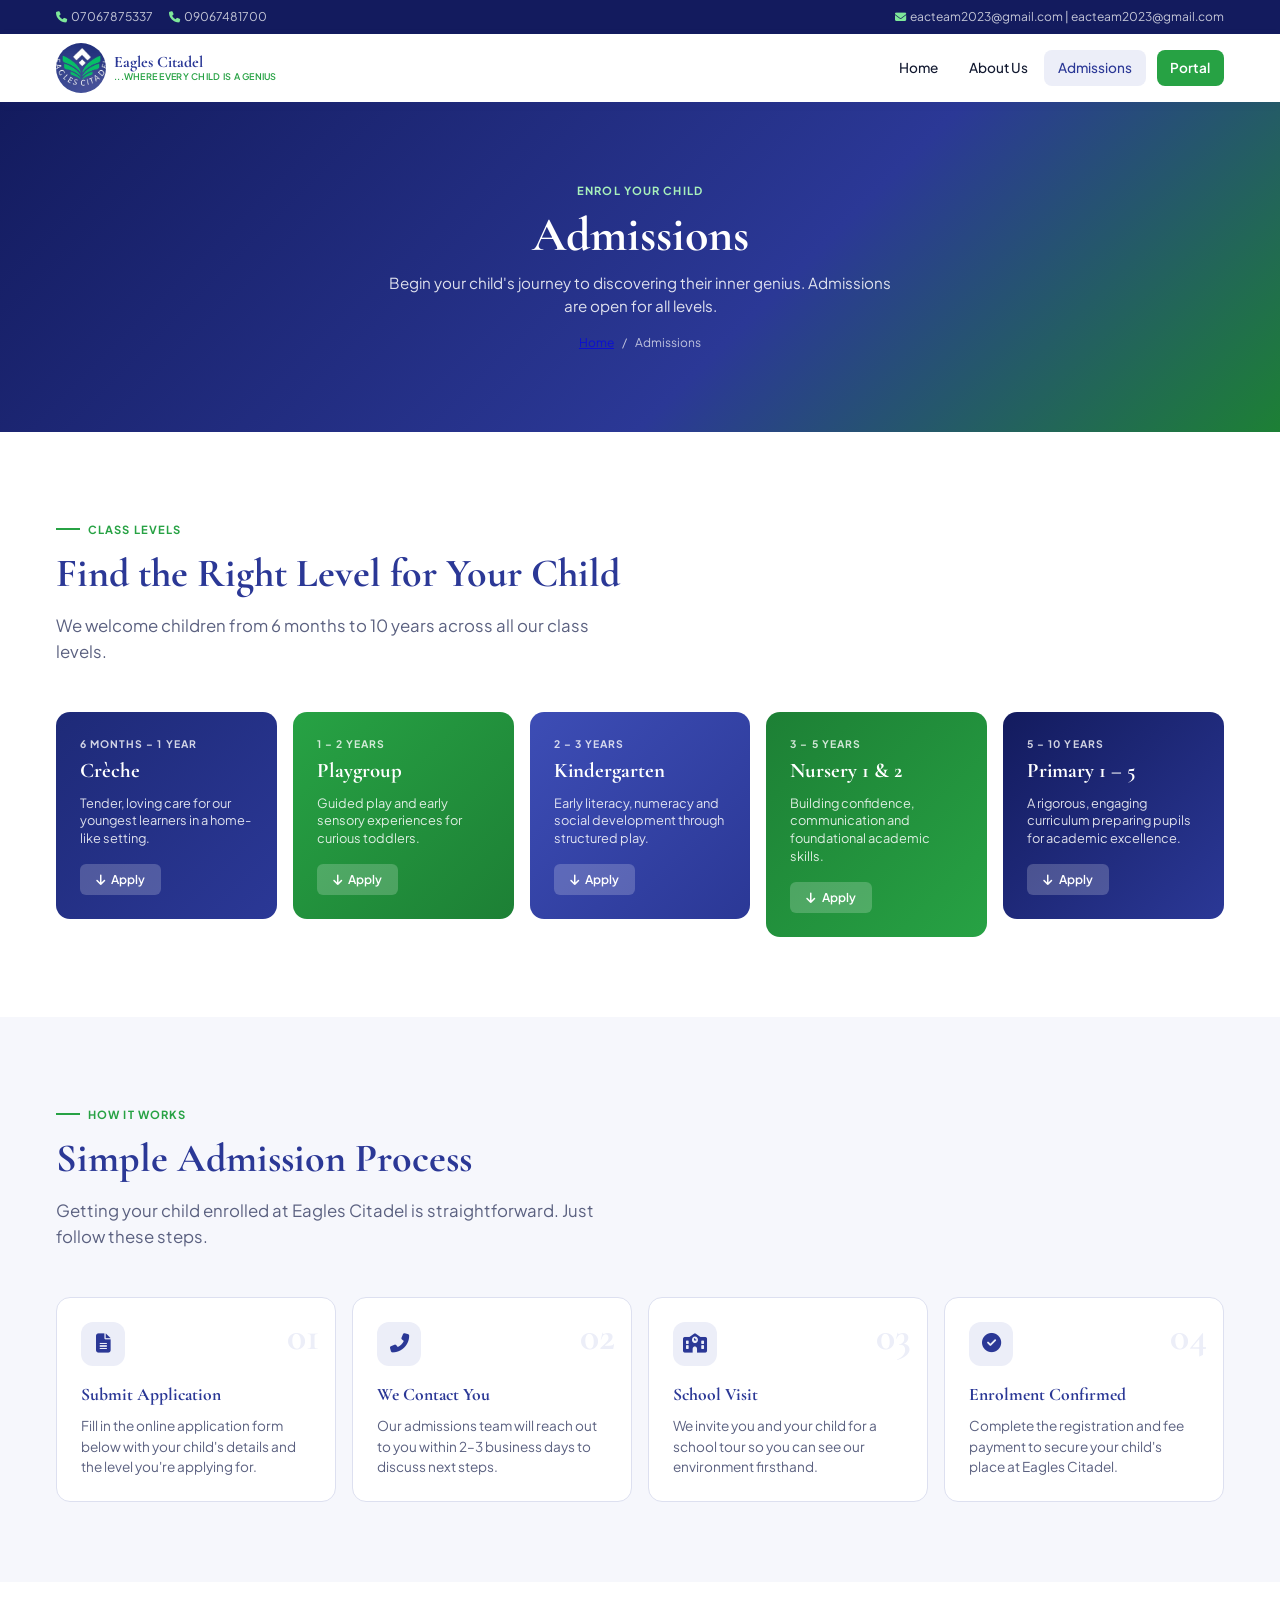
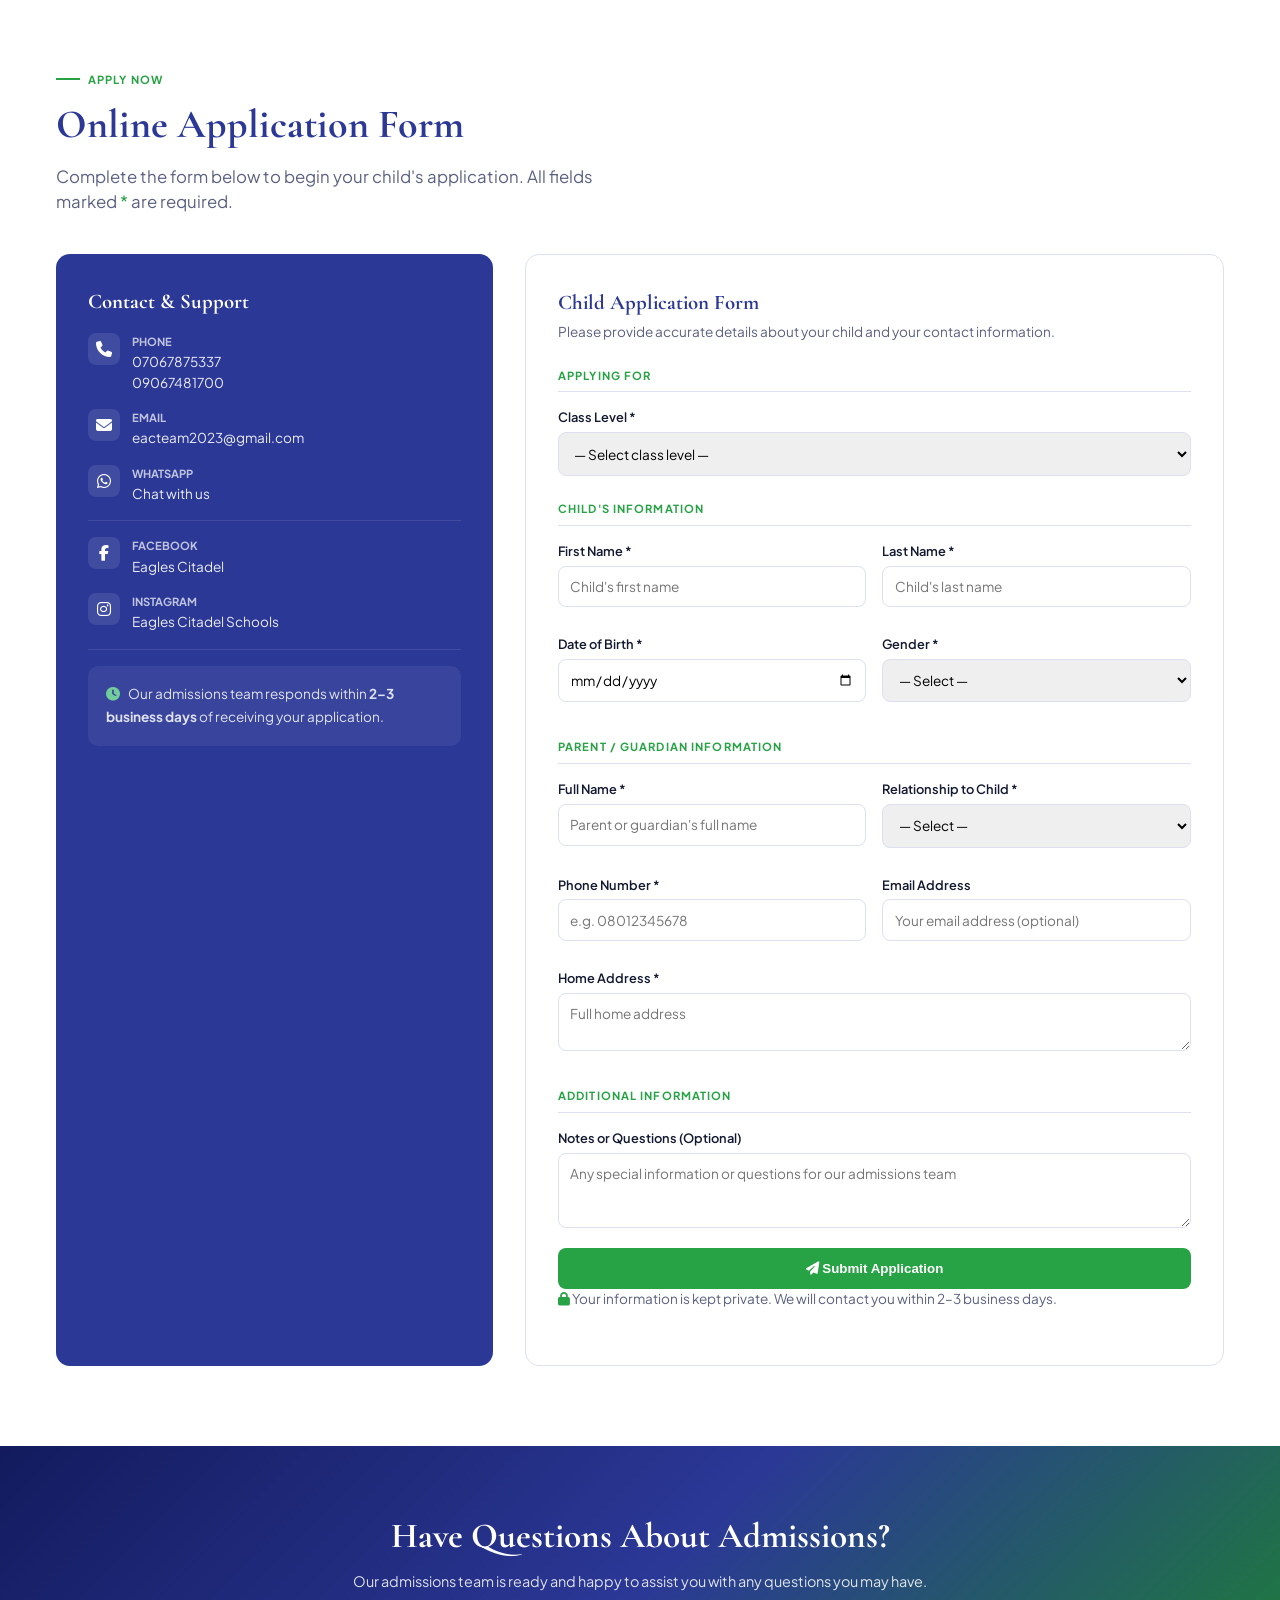
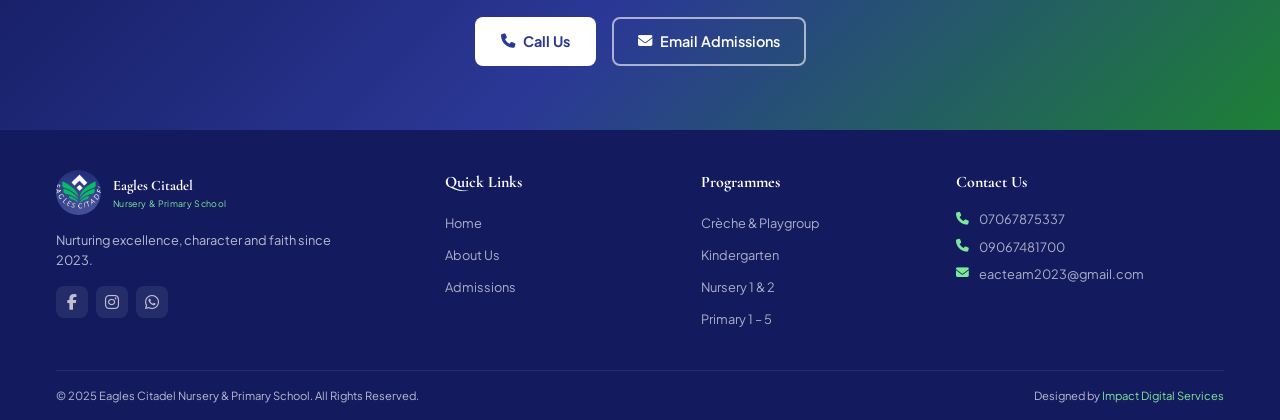
<file: admissions.html>
<!DOCTYPE html>
<html lang="en">

<head>
    <meta charset="UTF-8">
    <meta name="viewport" content="width=device-width, initial-scale=1.0, viewport-fit=cover">

    <title>Admissions | Eagles Citadel Nursery & Primary School - Enroll Your Child Today</title>
    <meta name="description"
        content="Apply for admission to Eagles Citadel Nursery and Primary School. Open for Crèche, Playgroup, Kindergarten, Nursery and Primary levels. Secure your child's future today!">
    <meta name="keywords"
        content="school admissions Nigeria, enroll child in school, nursery school registration, primary school application, Eagles Citadel admission, affordable school fees">
    <meta name="author" content="Eagles Citadel Nursery & Primary School">
    <meta name="robots" content="index, follow">

    <!-- Favicon -->
    <link rel="icon" type="image/x-icon" href="favicon/favicon.ico">
    <link rel="icon" type="image/png" sizes="16x16" href="favicon/favicon-16x16.png">
    <link rel="icon" type="image/png" sizes="32x32" href="favicon/favicon-32x32.png">
    <link rel="apple-touch-icon" sizes="180x180" href="favicon/apple-touch-icon.png">
    <link rel="manifest" href="site.webmanifest">
    <meta name="theme-color" content="#2B3896">

    <!-- Open Graph -->
    <meta property="og:type" content="website">
    <meta property="og:url" content="https://eaglescitadel.acad.com.ng/admissions.html">
    <meta property="og:title" content="Admissions - Enroll Your Child at Eagles Citadel">
    <meta property="og:description"
        content="Simple admission process from Crèche to Primary 5. Fill out our online application form and secure your child's place today.">
    <meta property="og:image" content="https://eaglescitadel.acad.com.ng/images/admissions-og.jpg">

    <!-- Twitter Card -->
    <meta name="twitter:card" content="summary_large_image">
    <meta name="twitter:title" content="Admissions at Eagles Citadel">
    <meta name="twitter:description"
        content="Apply online for Crèche, Playgroup, Kindergarten, Nursery, and Primary levels.">

    <!-- Canonical -->
    <link rel="canonical" href="https://eaglescitadel.acad.com.ng/admissions.html">

    <!-- Admissions Schema -->
    <script type="application/ld+json">
    {
        "@context": "https://schema.org",
        "@type": "WebPage",
        "name": "Admissions - Eagles Citadel",
        "description": "Apply for admission to Eagles Citadel Nursery and Primary School",
        "mainEntity": {
            "@type": "EducationalOccupationalProgram",
            "name": "School Admissions Program",
            "description": "Admissions open for Crèche through Primary 5 levels",
            "applicationDeadline": "2026-12-31",
            "hasCourse": [
                {"@type": "Course", "name": "Crèche (6 months - 1 year)"},
                {"@type": "Course", "name": "Playgroup (1-2 years)"},
                {"@type": "Course", "name": "Kindergarten (2-3 years)"},
                {"@type": "Course", "name": "Nursery 1 & 2 (3-5 years)"},
                {"@type": "Course", "name": "Primary 1-5 (5-10 years)"}
            ]
        }
    }
    </script>

    <!-- Fonts & Styles -->
    <link
        href="https://fonts.googleapis.com/css2?family=Cormorant+Garamond:wght@400;600;700;800&family=Plus+Jakarta+Sans:wght@300;400;500;600;700&display=swap"
        rel="stylesheet">
    <link rel="stylesheet" href="https://cdnjs.cloudflare.com/ajax/libs/font-awesome/6.4.0/css/all.min.css">
    <link rel="stylesheet" href="style.css">
</head>

<body>

    <div class="topbar">
        <div class="topbar-inner">
            <div class="topbar-left">
                <span><i class="fas fa-phone"></i><a href="tel:07067875337">07067875337</a></span>
                <span><i class="fas fa-phone"></i><a href="tel:09067481700">09067481700</a></span>
            </div>
            <div class="topbar-right">
                <span><i class="fas fa-envelope"></i><a href="mailto:eacteam2023@gmail.com">eacteam2023@gmail.com</a> |
                    <a href="mailto:eacteam2023@gmail.com">eacteam2023@gmail.com</a></span>
            </div>
        </div>
    </div>

    <header class="header" id="header">
        <div class="nav-wrapper">
            <a href="index.html" class="logo">
                <img src="logo.png" alt="Eagles Citadel Logo">
                <div class="logo-text">
                    <span class="logo-name">Eagles Citadel</span>
                    <span class="logo-motto">...where every child is a genius</span>
                </div>
            </a>
            <button class="hamburger" id="hamburger" aria-label="Menu">
                <span></span><span></span><span></span>
            </button>
            <nav class="nav" id="nav">
                <a href="index.html" class="nav-link">Home</a>
                <a href="about.html" class="nav-link">About Us</a>
                <a href="admissions.html" class="nav-link active">Admissions</a>
                <a href="https://acad.com.ng/eagles/login.php" class="nav-link nav-apply">Portal</a>
            </nav>
        </div>
    </header>

    <!-- PAGE BANNER -->
    <section class="page-banner">
        <div class="container page-banner-content">
            <div class="page-banner-label">Enrol Your Child</div>
            <h1>Admissions</h1>
            <p>Begin your child's journey to discovering their inner genius. Admissions are open for all levels.</p>
            <div class="breadcrumb">
                <a href="index.html">Home</a>
                <span>/</span>
                <span>Admissions</span>
            </div>
        </div>
    </section>

    <!-- LEVELS -->
    <section class="section">
        <div class="container">
            <span class="section-label">Class Levels</span>
            <h2 class="section-title">Find the Right Level for Your Child</h2>
            <p class="section-subtitle">We welcome children from 6 months to 10 years across all our class levels.</p>
            <div class="levels-grid reveal">
                <div class="level-card">
                    <div class="level-card-inner"
                        style="background:linear-gradient(135deg,#1E2A78,#2B3896); color:white;">
                        <div class="level-age">6 months – 1 year</div>
                        <div class="level-name">Crèche</div>
                        <div class="level-desc">Tender, loving care for our youngest learners in a home-like setting.
                        </div>
                        <a href="#admission-form" class="level-apply-btn"><i class="fas fa-arrow-down"></i> Apply</a>
                    </div>
                </div>
                <div class="level-card">
                    <div class="level-card-inner"
                        style="background:linear-gradient(135deg,#27A244,#1D8035); color:white;">
                        <div class="level-age">1 – 2 years</div>
                        <div class="level-name">Playgroup</div>
                        <div class="level-desc">Guided play and early sensory experiences for curious toddlers.</div>
                        <a href="#admission-form" class="level-apply-btn"><i class="fas fa-arrow-down"></i> Apply</a>
                    </div>
                </div>
                <div class="level-card">
                    <div class="level-card-inner"
                        style="background:linear-gradient(135deg,#3D4DB5,#2B3896); color:white;">
                        <div class="level-age">2 – 3 years</div>
                        <div class="level-name">Kindergarten</div>
                        <div class="level-desc">Early literacy, numeracy and social development through structured play.
                        </div>
                        <a href="#admission-form" class="level-apply-btn"><i class="fas fa-arrow-down"></i> Apply</a>
                    </div>
                </div>
                <div class="level-card">
                    <div class="level-card-inner"
                        style="background:linear-gradient(135deg,#1D8035,#27A244); color:white;">
                        <div class="level-age">3 – 5 years</div>
                        <div class="level-name">Nursery 1 &amp; 2</div>
                        <div class="level-desc">Building confidence, communication and foundational academic skills.
                        </div>
                        <a href="#admission-form" class="level-apply-btn"><i class="fas fa-arrow-down"></i> Apply</a>
                    </div>
                </div>
                <div class="level-card">
                    <div class="level-card-inner"
                        style="background:linear-gradient(135deg,#131B5E,#2B3896); color:white;">
                        <div class="level-age">5 – 10 years</div>
                        <div class="level-name">Primary 1 – 5</div>
                        <div class="level-desc">A rigorous, engaging curriculum preparing pupils for academic
                            excellence.</div>
                        <a href="#admission-form" class="level-apply-btn"><i class="fas fa-arrow-down"></i> Apply</a>
                    </div>
                </div>
            </div>
        </div>
    </section>

    <!-- STEPS -->
    <section class="section section-alt">
        <div class="container">
            <span class="section-label">How It Works</span>
            <h2 class="section-title">Simple Admission Process</h2>
            <p class="section-subtitle">Getting your child enrolled at Eagles Citadel is straightforward. Just follow
                these steps.</p>
            <div class="steps-grid reveal">
                <div class="step-card">
                    <div class="step-num">01</div>
                    <div class="step-icon"><i class="fas fa-file-alt"></i></div>
                    <h3 class="step-title">Submit Application</h3>
                    <p class="step-text">Fill in the online application form below with your child's details and the
                        level you're applying for.</p>
                </div>
                <div class="step-card">
                    <div class="step-num">02</div>
                    <div class="step-icon"><i class="fas fa-phone-alt"></i></div>
                    <h3 class="step-title">We Contact You</h3>
                    <p class="step-text">Our admissions team will reach out to you within 2–3 business days to discuss
                        next steps.</p>
                </div>
                <div class="step-card">
                    <div class="step-num">03</div>
                    <div class="step-icon"><i class="fas fa-school"></i></div>
                    <h3 class="step-title">School Visit</h3>
                    <p class="step-text">We invite you and your child for a school tour so you can see our environment
                        firsthand.</p>
                </div>
                <div class="step-card">
                    <div class="step-num">04</div>
                    <div class="step-icon"><i class="fas fa-check-circle"></i></div>
                    <h3 class="step-title">Enrolment Confirmed</h3>
                    <p class="step-text">Complete the registration and fee payment to secure your child's place at
                        Eagles Citadel.</p>
                </div>
            </div>
        </div>
    </section>

    <!-- FORM -->
    <section class="section" id="admission-form">
        <div class="container">
            <span class="section-label">Apply Now</span>
            <h2 class="section-title">Online Application Form</h2>
            <p class="section-subtitle" style="margin-bottom:2.5rem;">Complete the form below to begin your child's
                application. All fields marked <span style="color:var(--green);">*</span> are required.</p>
            <div class="form-layout reveal">
                <!-- SIDEBAR -->
                <div class="form-sidebar">
                    <h3>Contact &amp; Support</h3>
                    <div class="sidebar-item">
                        <div class="sidebar-icon"><i class="fas fa-phone"></i></div>
                        <div class="sidebar-text">
                            <strong>Phone</strong>
                            <a href="tel:07067875337">07067875337</a>
                            <a href="tel:09067481700">09067481700</a>
                        </div>
                    </div>
                    <div class="sidebar-item">
                        <div class="sidebar-icon"><i class="fas fa-envelope"></i></div>
                        <div class="sidebar-text">
                            <strong>Email</strong>
                            <a href="mailto:eacteam2023@gmail.com">eacteam2023@gmail.com</a>
                        </div>
                    </div>
                    <div class="sidebar-item">
                        <div class="sidebar-icon"><i class="fab fa-whatsapp"></i></div>
                        <div class="sidebar-text">
                            <strong>WhatsApp</strong>
                            <a href="https://wa.me/2347067875337" target="_blank" rel="noopener">Chat with us</a>
                        </div>
                    </div>
                    <hr class="sidebar-divider">
                    <div class="sidebar-item">
                        <div class="sidebar-icon"><i class="fab fa-facebook-f"></i></div>
                        <div class="sidebar-text">
                            <strong>Facebook</strong>
                            <span>Eagles Citadel</span>
                        </div>
                    </div>
                    <div class="sidebar-item">
                        <div class="sidebar-icon"><i class="fab fa-instagram"></i></div>
                        <div class="sidebar-text">
                            <strong>Instagram</strong>
                            <span>Eagles Citadel Schools</span>
                        </div>
                    </div>
                    <hr class="sidebar-divider">
                    <div
                        style="background:rgba(255,255,255,0.08); border-radius:10px; padding:1.1rem; font-size:0.85rem; line-height:1.65; opacity:0.85;">
                        <i class="fas fa-clock" style="color:#7EE89A; margin-right:0.4rem;"></i>
                        Our admissions team responds within <strong>2–3 business days</strong> of receiving your
                        application.
                    </div>
                </div>

                <!-- FORM CARD -->
                <div class="form-card">
                    <h3>Child Application Form</h3>
                    <p>Please provide accurate details about your child and your contact information.</p>
                    <div id="formAlert"></div>
                    <form id="admissionForm" novalidate>
                        <div class="form-section-title">Applying For</div>
                        <div class="form-group">
                            <label for="applyingLevel">Class Level <span class="req">*</span></label>
                            <select id="applyingLevel" required>
                                <option value="">— Select class level —</option>
                                <option value="creche">Crèche (6 months – 1 year)</option>
                                <option value="playgroup">Playgroup (1 – 2 years)</option>
                                <option value="kindergarten">Kindergarten (2 – 3 years)</option>
                                <option value="nursery1">Nursery 1 (3 – 4 years)</option>
                                <option value="nursery2">Nursery 2 (4 – 5 years)</option>
                                <option value="primary1">Primary 1 (approx. 5 years)</option>
                                <option value="primary2">Primary 2 (approx. 6 years)</option>
                                <option value="primary3">Primary 3 (approx. 7 years)</option>
                                <option value="primary4">Primary 4 (approx. 8 years)</option>
                                <option value="primary5">Primary 5 (approx. 9–10 years)</option>
                            </select>
                        </div>

                        <div class="form-section-title">Child's Information</div>
                        <div class="form-row">
                            <div class="form-group">
                                <label for="firstName">First Name <span class="req">*</span></label>
                                <input type="text" id="firstName" placeholder="Child's first name" required>
                            </div>
                            <div class="form-group">
                                <label for="lastName">Last Name <span class="req">*</span></label>
                                <input type="text" id="lastName" placeholder="Child's last name" required>
                            </div>
                            <div class="form-group">
                                <label for="dob">Date of Birth <span class="req">*</span></label>
                                <input type="date" id="dob" required>
                            </div>
                            <div class="form-group">
                                <label for="gender">Gender <span class="req">*</span></label>
                                <select id="gender" required>
                                    <option value="">— Select —</option>
                                    <option value="male">Male</option>
                                    <option value="female">Female</option>
                                </select>
                            </div>
                        </div>

                        <div class="form-section-title">Parent / Guardian Information</div>
                        <div class="form-row">
                            <div class="form-group">
                                <label for="parentName">Full Name <span class="req">*</span></label>
                                <input type="text" id="parentName" placeholder="Parent or guardian's full name"
                                    required>
                            </div>
                            <div class="form-group">
                                <label for="relationship">Relationship to Child <span class="req">*</span></label>
                                <select id="relationship" required>
                                    <option value="">— Select —</option>
                                    <option value="mother">Mother</option>
                                    <option value="father">Father</option>
                                    <option value="guardian">Legal Guardian</option>
                                    <option value="other">Other</option>
                                </select>
                            </div>
                            <div class="form-group">
                                <label for="phone">Phone Number <span class="req">*</span></label>
                                <input type="tel" id="phone" placeholder="e.g. 08012345678" required>
                            </div>
                            <div class="form-group">
                                <label for="email">Email Address</label>
                                <input type="email" id="email" placeholder="Your email address (optional)">
                            </div>
                            <div class="form-group full">
                                <label for="address">Home Address <span class="req">*</span></label>
                                <textarea id="address" rows="2" placeholder="Full home address" required></textarea>
                            </div>
                        </div>

                        <div class="form-section-title">Additional Information</div>
                        <div class="form-group">
                            <label for="notes">Notes or Questions (Optional)</label>
                            <textarea id="notes" rows="3"
                                placeholder="Any special information or questions for our admissions team"></textarea>
                        </div>
                        <button type="submit" class="btn-submit" id="submitBtn">
                            <i class="fas fa-paper-plane"></i> Submit Application
                        </button>
                        <p class="note-text"><i class="fas fa-lock" style="color:var(--green);"></i> Your information is
                            kept private. We will contact you within 2–3 business days.</p>
                    </form>
                </div>
            </div>
        </div>
    </section>

    <!-- CTA -->
    <div class="cta-banner">
        <div class="container">
            <h2>Have Questions About Admissions?</h2>
            <p>Our admissions team is ready and happy to assist you with any questions you may have.</p>
            <div style="display:flex; gap:1rem; justify-content:center; flex-wrap:wrap;">
                <a href="tel:07067875337" class="btn"
                    style="background:var(--white); color:var(--indigo); font-weight:700;"><i class="fas fa-phone"></i>
                    Call Us</a>
                <a href="mailto:eacteam2023@gmail.com" class="btn btn-outline-white"><i class="fas fa-envelope"></i>
                    Email Admissions</a>
            </div>
        </div>
    </div>

    <!-- FOOTER -->
    <footer class="footer">
        <div class="container">
            <div class="footer-grid">
                <div>
                    <div class="footer-logo-wrap">
                        <img src="logo.png" alt="Eagles Citadel Logo">
                        <div>
                            <div class="footer-logo-name">Eagles Citadel</div>
                            <div class="footer-motto-txt">Nursery &amp; Primary School</div>
                        </div>
                    </div>
                    <p class="footer-desc">Nurturing excellence, character and faith since 2023.</p>
                    <div class="footer-social">
                        <a href="https://facebook.com/eaglescitadel" target="_blank" rel="noopener"
                            class="footer-social-link"><i class="fab fa-facebook-f"></i></a>
                        <a href="https://instagram.com/eaglescitadelschools" target="_blank" rel="noopener"
                            class="footer-social-link"><i class="fab fa-instagram"></i></a>
                        <a href="https://wa.me/2347067875337" target="_blank" rel="noopener"
                            class="footer-social-link"><i class="fab fa-whatsapp"></i></a>
                    </div>
                </div>
                <div>
                    <h3 class="footer-heading">Quick Links</h3>
                    <ul class="footer-links">
                        <li><a href="index.html">Home</a></li>
                        <li><a href="about.html">About Us</a></li>
                        <li><a href="admissions.html">Admissions</a></li>
                    </ul>
                </div>
                <div>
                    <h3 class="footer-heading">Programmes</h3>
                    <ul class="footer-links">
                        <li><a href="admissions.html">Crèche &amp; Playgroup</a></li>
                        <li><a href="admissions.html">Kindergarten</a></li>
                        <li><a href="admissions.html">Nursery 1 &amp; 2</a></li>
                        <li><a href="admissions.html">Primary 1 – 5</a></li>
                    </ul>
                </div>
                <div>
                    <h3 class="footer-heading">Contact Us</h3>
                    <ul class="footer-links footer-contact">
                        <li><i class="fas fa-phone"></i><a href="tel:07067875337"
                                style="color:rgba(255,255,255,0.65);">07067875337</a></li>
                        <li><i class="fas fa-phone"></i><a href="tel:09067481700"
                                style="color:rgba(255,255,255,0.65);">09067481700</a></li>
                        <li><i class="fas fa-envelope"></i><a href="mailto:eacteam2023@gmail.com"
                                style="color:rgba(255,255,255,0.65);">eacteam2023@gmail.com</a></li>
                    </ul>
                </div>
            </div>
            <div class="footer-bottom">
                <p>&copy; 2025 Eagles Citadel Nursery &amp; Primary School. All Rights Reserved.</p>
                <p>Designed by <a href="https://impactdigitalacademy.com.ng" target="_blank" rel="noopener">Impact
                        Digital Services</a></p>
            </div>
        </div>
    </footer>

    <script>
        const header = document.getElementById('header');
        window.addEventListener('scroll', () => header.classList.toggle('scrolled', window.scrollY > 40));
        const hamburger = document.getElementById('hamburger');
        const nav = document.getElementById('nav');
        hamburger.addEventListener('click', () => { hamburger.classList.toggle('open'); nav.classList.toggle('open'); });
        document.querySelectorAll('#nav a').forEach(link => link.addEventListener('click', () => { hamburger.classList.remove('open'); nav.classList.remove('open'); }));

        // Form submission with API integration
        const form = document.getElementById('admissionForm');
        const submitBtn = document.getElementById('submitBtn');
        const alertDiv = document.getElementById('formAlert');

        function showAlert(msg, type) {
            alertDiv.innerHTML = `<div class="alert-${type}">${msg}</div>`;
            setTimeout(() => alertDiv.innerHTML = '', 7000);
        }

        form.addEventListener('submit', async (e) => {
            e.preventDefault();

            // Get form values
            const formData = {
                applyingLevel: document.getElementById('applyingLevel').value,
                firstName: document.getElementById('firstName').value.trim(),
                lastName: document.getElementById('lastName').value.trim(),
                dob: document.getElementById('dob').value,
                gender: document.getElementById('gender').value,
                parentName: document.getElementById('parentName').value.trim(),
                relationship: document.getElementById('relationship').value,
                phone: document.getElementById('phone').value.trim(),
                email: document.getElementById('email').value.trim(),
                address: document.getElementById('address').value.trim(),
                notes: document.getElementById('notes').value.trim()
            };

            // Validation
            if (!formData.applyingLevel || !formData.firstName || !formData.lastName ||
                !formData.dob || !formData.gender || !formData.parentName ||
                !formData.relationship || !formData.phone || !formData.address) {
                showAlert('<i class="fas fa-exclamation-circle"></i> Please fill in all required fields.', 'error');
                return;
            }

            const phoneRegex = /^0[789][01]\d{8}$/;
            if (!phoneRegex.test(formData.phone)) {
                showAlert('<i class="fas fa-exclamation-circle"></i> Please enter a valid Nigerian phone number (e.g. 08012345678).', 'error');
                return;
            }

            // Disable button and show loading
            submitBtn.disabled = true;
            submitBtn.innerHTML = '<i class="fas fa-spinner fa-pulse"></i> Submitting...';

            try {
                // Send to your backend API
                const response = await fetch('https://www.acad.com.ng/eagles/api/submit_admission.php', {
                    method: 'POST',
                    headers: { 'Content-Type': 'application/json' },
                    body: JSON.stringify(formData)
                })

                const result = await response.json();

                if (result.success) {
                    showAlert(`<i class="fas fa-check-circle"></i> ${result.message} Reference: ${result.application_number}`, 'success');
                    form.reset();

                    // Optional: Send WhatsApp notification to parent
                    // sendWhatsAppNotification(formData);

                } else {
                    showAlert('<i class="fas fa-exclamation-circle"></i> ' + result.message, 'error');
                }
            } catch (error) {
                console.error('Error:', error);
                showAlert('<i class="fas fa-exclamation-circle"></i> Network error. Please try again.', 'error');
            } finally {
                submitBtn.disabled = false;
                submitBtn.innerHTML = '<i class="fas fa-paper-plane"></i> Submit Application';
            }
        });

        const observer = new IntersectionObserver(entries => { entries.forEach(e => { if (e.isIntersecting) e.target.classList.add('visible'); }); }, { threshold: 0.1 });
        document.querySelectorAll('.reveal').forEach(el => observer.observe(el));
    </script>
</body>

</html>
</file>
<file: style.css>
/* ========== GLOBAL STYLES & VARIABLES ========== */
:root {
    --indigo: #2B3896;
    --indigo-dark: #1E2A78;
    --indigo-deep: #131B5E;
    --indigo-light: #3D4DB5;
    --green: #27A244;
    --green-dark: #1D8035;
    --green-light: #E8F7ED;
    --white: #ffffff;
    --off-white: #F6F7FC;
    --light-gray: #ECEEF8;
    --text: #121930;
    --text-muted: #5B6180;
    --border: #DDE0F0;
    --shadow-sm: 0 2px 8px rgba(43, 56, 150, 0.08);
    --shadow-md: 0 8px 32px rgba(43, 56, 150, 0.14);
    --shadow-lg: 0 20px 60px rgba(43, 56, 150, 0.2);
    --transition: all 0.3s cubic-bezier(0.4, 0, 0.2, 1);
    --radius: 14px;
    --container-padding: 1rem;
    --header-height: 68px;
}

*,
*::before,
*::after {
    margin: 0;
    padding: 0;
    box-sizing: border-box;
}

html {
    scroll-behavior: smooth;
    -webkit-text-size-adjust: 100%;
}

body {
    font-family: 'Plus Jakarta Sans', sans-serif;
    color: var(--text);
    background: var(--white);
    overflow-x: hidden;
    line-height: 1.5;
    -webkit-font-smoothing: antialiased;
}

/* ========== TYPOGRAPHY ========== */
h1,
h2,
h3,
h4,
.logo-name,
.mv-title,
.section-title {
    font-family: 'Cormorant Garamond', serif;
    font-weight: 700;
}

/* ========== LAYOUT & CONTAINERS ========== */
.container {
    max-width: 1200px;
    margin: 0 auto;
    padding: 0 var(--container-padding);
    width: 100%;
}

.section {
    padding: 3rem 0;
}

.section-alt {
    background: var(--off-white);
}

/* Responsive section padding */
@media (min-width: 768px) {
    .section {
        padding: 5rem 0;
    }
}

.section-label {
    display: inline-flex;
    align-items: center;
    gap: 0.5rem;
    font-size: 0.7rem;
    font-weight: 700;
    letter-spacing: 0.1em;
    text-transform: uppercase;
    color: var(--green);
    margin-bottom: 0.75rem;
}

.section-label::before {
    content: '';
    width: 24px;
    height: 2px;
    background: var(--green);
}

.section-title {
    font-size: 1.8rem;
    line-height: 1.2;
    color: var(--indigo);
    margin-bottom: 1rem;
}

.section-subtitle {
    font-size: 1rem;
    color: var(--text-muted);
    margin-bottom: 2rem;
    max-width: 580px;
}

@media (min-width: 768px) {
    .section-title {
        font-size: 2.5rem;
    }

    .section-subtitle {
        font-size: 1.05rem;
        margin-bottom: 3rem;
    }
}

/* ========== TOP BAR ========== */
.topbar {
    background: var(--indigo-deep);
    color: rgba(255, 255, 255, 0.75);
    font-size: 0.7rem;
    padding: 0.5rem 0;
    display: none;
}

.topbar-inner {
    max-width: 1200px;
    margin: 0 auto;
    padding: 0 var(--container-padding);
    display: flex;
    justify-content: space-between;
    align-items: center;
    flex-wrap: wrap;
    gap: 0.5rem;
}

.topbar-left,
.topbar-right {
    display: flex;
    align-items: center;
    gap: 1rem;
    flex-wrap: wrap;
}

.topbar a {
    color: rgba(255, 255, 255, 0.75);
    text-decoration: none;
}

.topbar i {
    color: #7EE89A;
    margin-right: 0.25rem;
    font-size: 0.65rem;
}

/* Show topbar on larger screens */
@media (min-width: 768px) {
    .topbar {
        display: block;
        font-size: 0.75rem;
    }

    .topbar i {
        font-size: 0.7rem;
    }
}

/* ========== HEADER & NAVIGATION ========== */
.header {
    background: var(--white);
    box-shadow: var(--shadow-sm);
    position: sticky;
    top: 0;
    z-index: 1000;
    transition: var(--transition);
}

.header.scrolled {
    box-shadow: var(--shadow-md);
}

.nav-wrapper {
    max-width: 1200px;
    margin: 0 auto;
    padding: 0 var(--container-padding);
    display: flex;
    justify-content: space-between;
    align-items: center;
    min-height: var(--header-height);
    gap: 1rem;
}

.logo {
    display: flex;
    align-items: center;
    gap: 0.5rem;
    text-decoration: none;
    flex-shrink: 0;
}

.logo img {
    height: 40px;
    width: 40px;
    object-fit: cover;
    border-radius: 50%;
}

.logo-text {
    display: flex;
    flex-direction: column;
    line-height: 1.1;
}

.logo-name {
    font-size: 0.85rem;
    font-weight: 800;
    color: var(--indigo);
}

.logo-motto {
    font-size: 0.5rem;
    font-weight: 600;
    color: var(--green);
    text-transform: uppercase;
    letter-spacing: 0.03em;
}

@media (min-width: 480px) {
    .logo img {
        height: 50px;
        width: 50px;
    }

    .logo-name {
        font-size: 1rem;
    }

    .logo-motto {
        font-size: 0.57rem;
    }
}

/* Mobile Navigation */
.hamburger {
    display: flex;
    flex-direction: column;
    gap: 5px;
    background: none;
    border: none;
    cursor: pointer;
    padding: 0.5rem;
    z-index: 1001;
}

.hamburger span {
    display: block;
    width: 24px;
    height: 2px;
    background: var(--indigo);
    border-radius: 2px;
    transition: var(--transition);
}

.hamburger.open span:nth-child(1) {
    transform: translateY(7px) rotate(45deg);
}

.hamburger.open span:nth-child(2) {
    opacity: 0;
}

.hamburger.open span:nth-child(3) {
    transform: translateY(-7px) rotate(-45deg);
}

.nav {
    display: none;
    position: absolute;
    top: var(--header-height);
    left: 0;
    right: 0;
    background: var(--white);
    flex-direction: column;
    padding: 1rem;
    box-shadow: var(--shadow-md);
    border-top: 1px solid var(--border);
    gap: 0.25rem;
    z-index: 999;
}

.nav.open {
    display: flex;
}

.nav-link {
    font-size: 0.9rem;
    font-weight: 500;
    color: var(--text);
    text-decoration: none;
    padding: 0.75rem;
    border-radius: 8px;
    transition: var(--transition);
    text-align: center;
}

.nav-link:hover,
.nav-link.active {
    color: var(--indigo);
    background: var(--light-gray);
}

.nav-apply {
    background: var(--green);
    color: var(--white) !important;
    margin-top: 0.5rem;
    font-weight: 600;
}

.nav-apply:hover {
    background: var(--green-dark) !important;
}

/* Desktop Navigation */
@media (min-width: 768px) {
    .hamburger {
        display: none;
    }

    .nav {
        display: flex;
        position: static;
        flex-direction: row;
        padding: 0;
        box-shadow: none;
        border: none;
        gap: 0.2rem;
    }

    .nav-link {
        padding: 0.5rem 0.85rem;
        font-size: 0.85rem;
    }

    .nav-apply {
        margin-top: 0;
        margin-left: 0.5rem;
    }
}

/* ========== BUTTONS ========== */
.btn {
    display: inline-flex;
    align-items: center;
    justify-content: center;
    gap: 0.5rem;
    padding: 0.75rem 1.5rem;
    border-radius: 8px;
    font-weight: 600;
    font-size: 0.9rem;
    text-decoration: none;
    transition: var(--transition);
    cursor: pointer;
    border: 2px solid transparent;
    text-align: center;
}

.btn-green {
    background: var(--green);
    color: var(--white);
}

.btn-green:hover {
    background: var(--green-dark);
    transform: translateY(-2px);
}

.btn-outline-white {
    background: transparent;
    color: var(--white);
    border-color: rgba(255, 255, 255, 0.6);
}

.btn-outline-white:hover {
    background: rgba(255, 255, 255, 0.12);
    border-color: var(--white);
}

.btn-indigo {
    background: var(--indigo);
    color: var(--white);
}

.btn-indigo:hover {
    background: var(--indigo-dark);
}

/* ========== PAGE BANNER ========== */
.page-banner {
    background: linear-gradient(135deg, var(--indigo-deep) 0%, var(--indigo) 60%, var(--green-dark) 100%);
    padding: 3rem 0;
    text-align: center;
    color: var(--white);
    position: relative;
    overflow: hidden;
}

.page-banner-content {
    position: relative;
    z-index: 1;
}

.page-banner-label {
    font-size: 0.7rem;
    font-weight: 700;
    letter-spacing: 0.1em;
    text-transform: uppercase;
    color: #A8F0BB;
    margin-bottom: 0.5rem;
}

.page-banner h1 {
    font-family: 'Cormorant Garamond', serif;
    font-size: 2rem;
    font-weight: 800;
    line-height: 1.2;
    margin-bottom: 0.5rem;
}

.page-banner p {
    font-size: 0.95rem;
    opacity: 0.85;
    max-width: 520px;
    margin: 0 auto;
}

.breadcrumb {
    display: flex;
    align-items: center;
    gap: 0.5rem;
    justify-content: center;
    font-size: 0.75rem;
    margin-top: 1rem;
    opacity: 0.7;
}

@media (min-width: 768px) {
    .page-banner {
        padding: 5rem 0;
    }

    .page-banner h1 {
        font-size: 3rem;
    }
}

/* ========== ABOUT INTRO ========== */
.about-intro {
    display: flex;
    flex-direction: column;
    gap: 2rem;
}

.about-img-wrap {
    position: relative;
    width: 100%;
}

.about-img-wrap img {
    width: 100%;
    height: auto;
    max-height: 320px;
    object-fit: cover;
    border-radius: var(--radius);
}

.about-img-badge {
    position: absolute;
    bottom: -15px;
    left: 15px;
    background: var(--indigo);
    color: var(--white);
    border-radius: var(--radius);
    padding: 0.75rem 1.25rem;
    box-shadow: var(--shadow-lg);
}

.about-img-badge .badge-num {
    font-family: 'Cormorant Garamond', serif;
    font-size: 1.8rem;
    font-weight: 800;
    color: #7EE89A;
    line-height: 1;
}

.about-img-badge .badge-text {
    font-size: 0.7rem;
}

@media (min-width: 768px) {
    .about-intro {
        display: grid;
        grid-template-columns: 1fr 1fr;
        gap: 3rem;
        align-items: center;
    }

    .about-img-wrap img {
        height: 400px;
        max-height: none;
    }

    .about-img-badge {
        bottom: -20px;
        left: -20px;
        padding: 1.25rem 1.5rem;
    }

    .about-img-badge .badge-num {
        font-size: 2.5rem;
    }
}

/* ========== MISSION VISION GRID ========== */
.mv-grid {
    display: flex;
    flex-direction: column;
    gap: 1.5rem;
}

.mv-card {
    background: var(--white);
    border-radius: var(--radius);
    padding: 1.5rem;
    border: 1px solid var(--border);
    transition: var(--transition);
}

.mv-icon-wrap {
    width: 48px;
    height: 48px;
    border-radius: 12px;
    background: var(--light-gray);
    display: flex;
    align-items: center;
    justify-content: center;
    font-size: 1.4rem;
    margin-bottom: 1rem;
}

.mv-title {
    font-size: 1.3rem;
    margin-bottom: 0.5rem;
    color: var(--indigo);
}

.mv-text {
    font-size: 0.9rem;
    color: var(--text-muted);
    line-height: 1.6;
}

.mv-list {
    list-style: none;
    padding: 0;
}

.mv-list li {
    display: flex;
    align-items: flex-start;
    gap: 0.6rem;
    font-size: 0.85rem;
    color: var(--text-muted);
    margin-bottom: 0.5rem;
}

.mv-list li::before {
    content: '✦';
    color: var(--green);
    font-size: 0.6rem;
    margin-top: 0.3rem;
    flex-shrink: 0;
}

@media (min-width: 768px) {
    .mv-grid {
        display: grid;
        grid-template-columns: 1fr 1fr;
        gap: 2rem;
    }

    .mv-card {
        padding: 2rem;
    }
}

/* ========== PILLARS GRID ========== */
.pillars-grid {
    display: grid;
    grid-template-columns: 1fr;
    gap: 1rem;
}

.pillar-card {
    border-radius: var(--radius);
    padding: 1.5rem;
    text-align: center;
    transition: var(--transition);
    position: relative;
    overflow: hidden;
}

.pillar-num {
    font-family: 'Cormorant Garamond', serif;
    font-size: 2.5rem;
    font-weight: 800;
    opacity: 0.2;
    position: absolute;
    top: 0.5rem;
    right: 1rem;
}

.pillar-icon {
    font-size: 1.8rem;
    margin-bottom: 0.75rem;
}

.pillar-title {
    font-size: 1.2rem;
    margin-bottom: 0.5rem;
}

.pillar-text {
    font-size: 0.85rem;
    opacity: 0.85;
    line-height: 1.5;
}

@media (min-width: 640px) {
    .pillars-grid {
        grid-template-columns: repeat(2, 1fr);
        gap: 1.25rem;
    }
}

@media (min-width: 1024px) {
    .pillars-grid {
        grid-template-columns: repeat(4, 1fr);
    }
}

/* ========== EXTRACURRICULAR CARDS ========== */
.extra-grid {
    display: grid;
    grid-template-columns: 1fr;
    gap: 1rem;
}

.extra-card {
    background: var(--indigo);
    color: var(--white);
    border-radius: var(--radius);
    padding: 1.5rem;
    transition: var(--transition);
}

.extra-card:nth-child(2) {
    background: var(--green-dark);
}

.extra-card:nth-child(3) {
    background: var(--indigo-light);
}

.extra-icon {
    font-size: 2rem;
    margin-bottom: 0.75rem;
}

.extra-title {
    font-size: 1.2rem;
    margin-bottom: 0.5rem;
}

.extra-text {
    font-size: 0.85rem;
    opacity: 0.85;
    line-height: 1.5;
}

@media (min-width: 640px) {
    .extra-grid {
        grid-template-columns: repeat(2, 1fr);
    }
}

@media (min-width: 1024px) {
    .extra-grid {
        grid-template-columns: repeat(3, 1fr);
    }
}

/* ========== GALLERY ========== */
.gallery-grid {
    display: grid;
    grid-template-columns: repeat(2, 1fr);
    gap: 0.75rem;
}

.gallery-item {
    position: relative;
    overflow: hidden;
    border-radius: var(--radius);
    aspect-ratio: 4 / 3;
}

.gallery-item:first-child {
    grid-column: span 2;
    aspect-ratio: 16 / 9;
}

.gallery-item img {
    width: 100%;
    height: 100%;
    object-fit: cover;
    transition: transform 0.3s ease;
}

.gallery-item:hover img {
    transform: scale(1.05);
}

.gallery-caption {
    position: absolute;
    bottom: 0;
    left: 0;
    right: 0;
    background: linear-gradient(transparent, rgba(0, 0, 0, 0.7));
    color: white;
    font-size: 0.7rem;
    padding: 0.5rem;
    text-align: center;
}

@media (min-width: 768px) {
    .gallery-grid {
        grid-template-columns: 2fr 1fr 1fr;
        grid-template-rows: 220px 220px;
        gap: 1rem;
    }

    .gallery-item:first-child {
        grid-row: span 2;
        grid-column: auto;
        aspect-ratio: auto;
    }

    .gallery-item {
        aspect-ratio: auto;
    }

    .gallery-caption {
        font-size: 0.75rem;
        padding: 1rem 0.75rem 0.6rem;
    }
}

/* ========== ADMISSIONS LEVELS ========== */
.levels-grid {
    display: grid;
    grid-template-columns: 1fr;
    gap: 1rem;
}

.level-card-inner {
    padding: 1.5rem;
    border-radius: var(--radius);
    color: var(--white);
}

.level-age {
    font-size: 0.65rem;
    font-weight: 700;
    letter-spacing: 0.1em;
    text-transform: uppercase;
    opacity: 0.8;
    margin-bottom: 0.25rem;
}

.level-name {
    font-family: 'Cormorant Garamond', serif;
    font-size: 1.3rem;
    font-weight: 700;
    margin-bottom: 0.5rem;
}

.level-desc {
    font-size: 0.8rem;
    opacity: 0.85;
    margin-bottom: 1rem;
    line-height: 1.4;
}

.level-apply-btn {
    display: inline-flex;
    align-items: center;
    gap: 0.4rem;
    padding: 0.4rem 1rem;
    border-radius: 6px;
    font-size: 0.75rem;
    font-weight: 600;
    background: rgba(255, 255, 255, 0.2);
    color: inherit;
    text-decoration: none;
}

@media (min-width: 640px) {
    .levels-grid {
        grid-template-columns: repeat(2, 1fr);
    }
}

@media (min-width: 1024px) {
    .levels-grid {
        grid-template-columns: repeat(5, 1fr);
    }
}

/* ========== ADMISSION STEPS ========== */
.steps-grid {
    display: grid;
    grid-template-columns: 1fr;
    gap: 1rem;
}

.step-card {
    background: var(--white);
    border-radius: var(--radius);
    padding: 1.5rem;
    border: 1px solid var(--border);
    position: relative;
}

.step-num {
    font-family: 'Cormorant Garamond', serif;
    font-size: 2.5rem;
    font-weight: 800;
    color: var(--light-gray);
    position: absolute;
    top: 0.5rem;
    right: 1rem;
}

.step-icon {
    width: 44px;
    height: 44px;
    border-radius: 12px;
    background: var(--light-gray);
    display: flex;
    align-items: center;
    justify-content: center;
    font-size: 1.2rem;
    margin-bottom: 1rem;
    color: var(--indigo);
}

.step-title {
    font-family: 'Cormorant Garamond', serif;
    font-size: 1.1rem;
    font-weight: 700;
    color: var(--indigo);
    margin-bottom: 0.5rem;
}

.step-text {
    font-size: 0.85rem;
    color: var(--text-muted);
    line-height: 1.5;
}

@media (min-width: 640px) {
    .steps-grid {
        grid-template-columns: repeat(2, 1fr);
    }
}

@media (min-width: 1024px) {
    .steps-grid {
        grid-template-columns: repeat(4, 1fr);
    }
}

/* ========== ADMISSION FORM ========== */
.form-layout {
    display: flex;
    flex-direction: column;
    gap: 2rem;
}

.form-sidebar {
    background: var(--indigo);
    color: var(--white);
    border-radius: var(--radius);
    padding: 1.5rem;
}

.form-sidebar h3 {
    font-family: 'Cormorant Garamond', serif;
    font-size: 1.3rem;
    margin-bottom: 1rem;
}

.sidebar-item {
    display: flex;
    gap: 0.75rem;
    align-items: flex-start;
    margin-bottom: 1rem;
}

.sidebar-icon {
    width: 32px;
    height: 32px;
    border-radius: 8px;
    background: rgba(255, 255, 255, 0.1);
    display: flex;
    align-items: center;
    justify-content: center;
    flex-shrink: 0;
}

.sidebar-text strong {
    display: block;
    font-size: 0.7rem;
    opacity: 0.7;
    text-transform: uppercase;
    margin-bottom: 0.15rem;
}

.sidebar-text a,
.sidebar-text span {
    font-size: 0.85rem;
    color: rgba(255, 255, 255, 0.9);
    text-decoration: none;
    display: block;
}

.sidebar-divider {
    border: none;
    border-top: 1px solid rgba(255, 255, 255, 0.1);
    margin: 1rem 0;
}

.form-card {
    background: var(--white);
    border-radius: var(--radius);
    padding: 1.5rem;
    border: 1px solid var(--border);
}

.form-card h3 {
    font-family: 'Cormorant Garamond', serif;
    font-size: 1.3rem;
    color: var(--indigo);
    margin-bottom: 0.25rem;
}

.form-card p {
    font-size: 0.85rem;
    color: var(--text-muted);
    margin-bottom: 1.5rem;
}

.form-section-title {
    font-size: 0.7rem;
    font-weight: 700;
    letter-spacing: 0.1em;
    text-transform: uppercase;
    color: var(--green);
    border-bottom: 1px solid var(--border);
    padding-bottom: 0.5rem;
    margin: 1.5rem 0 1rem;
}

.form-row {
    display: flex;
    flex-direction: column;
    gap: 0.75rem;
}

.form-group {
    display: flex;
    flex-direction: column;
    gap: 0.3rem;
    margin-bottom: 0.75rem;
}

.form-group label {
    font-size: 0.8rem;
    font-weight: 600;
}

.form-group input,
.form-group select,
.form-group textarea {
    padding: 0.7rem;
    border: 1.5px solid var(--border);
    border-radius: 8px;
    font-size: 0.85rem;
    font-family: inherit;
    width: 100%;
}

.btn-submit {
    width: 100%;
    padding: 0.8rem;
    background: var(--green);
    color: var(--white);
    border: none;
    border-radius: 8px;
    font-weight: 700;
    cursor: pointer;
    margin-top: 0.5rem;
}

@media (min-width: 768px) {
    .form-layout {
        display: grid;
        grid-template-columns: 1fr 1.6fr;
        gap: 2rem;
    }

    .form-card,
    .form-sidebar {
        padding: 2rem;
    }

    .form-row {
        display: grid;
        grid-template-columns: 1fr 1fr;
        gap: 1rem;
    }

    .form-group.full {
        grid-column: span 2;
    }
}

/* ========== TWO COLUMN LAYOUT ========== */
.two-col {
    display: flex;
    flex-direction: column;
    gap: 2rem;
}

.two-col-img {
    border-radius: var(--radius);
    overflow: hidden;
}

.two-col-img img {
    width: 100%;
    height: auto;
    display: block;
}

@media (min-width: 768px) {
    .two-col {
        display: grid;
        grid-template-columns: 1fr 1fr;
        gap: 3rem;
        align-items: center;
    }

    .two-col-img img {
        height: 380px;
        object-fit: cover;
    }
}

/* ========== CONTACT SECTION ========== */
.contact-grid {
    display: flex;
    flex-direction: column;
    gap: 2rem;
}

.contact-item {
    display: flex;
    align-items: flex-start;
    gap: 1rem;
    margin-bottom: 1rem;
}

.contact-icon {
    width: 40px;
    height: 40px;
    border-radius: 10px;
    background: var(--light-gray);
    display: flex;
    align-items: center;
    justify-content: center;
    flex-shrink: 0;
}

.contact-detail strong {
    display: block;
    font-size: 0.7rem;
    text-transform: uppercase;
    color: var(--text-muted);
}

.social-row {
    display: flex;
    gap: 0.75rem;
    margin-top: 1rem;
}

.social-btn {
    width: 40px;
    height: 40px;
    border-radius: 10px;
    background: var(--indigo);
    color: white;
    display: flex;
    align-items: center;
    justify-content: center;
    text-decoration: none;
}

.social-btn.fb {
    background: #1877F2;
}

.social-btn.ig {
    background: linear-gradient(45deg, #f09433, #e6683c, #dc2743, #cc2366, #bc1888);
}

@media (min-width: 768px) {
    .contact-grid {
        display: grid;
        grid-template-columns: 1fr 1fr;
        gap: 2rem;
    }
}

/* ========== CTA BANNER ========== */
.cta-banner {
    background: linear-gradient(135deg, var(--indigo-deep) 0%, var(--indigo) 50%, var(--green-dark) 100%);
    padding: 2.5rem 0;
    text-align: center;
    color: var(--white);
}

.cta-banner h2 {
    font-family: 'Cormorant Garamond', serif;
    font-size: 1.6rem;
    margin-bottom: 0.5rem;
}

.cta-banner p {
    font-size: 0.9rem;
    opacity: 0.85;
    margin-bottom: 1.5rem;
    padding: 0 1rem;
}

@media (min-width: 768px) {
    .cta-banner {
        padding: 4rem 0;
    }

    .cta-banner h2 {
        font-size: 2.2rem;
    }
}

/* ========== FOOTER ========== */
.footer {
    background: var(--indigo-deep);
    color: rgba(255, 255, 255, 0.7);
    padding: 2.5rem 0 0;
}

.footer-grid {
    display: grid;
    grid-template-columns: 1fr;
    gap: 2rem;
    padding-bottom: 2rem;
}

.footer-logo-wrap,
.footer-logo {
    display: flex;
    align-items: center;
    gap: 0.75rem;
    margin-bottom: 1rem;
}

.footer-logo-wrap img,
.footer-logo img {
    height: 45px;
    width: 45px;
    object-fit: cover;
    border-radius: 50%;
}

.footer-logo-name {
    font-family: 'Cormorant Garamond', serif;
    font-size: 0.9rem;
    font-weight: 700;
    color: var(--white);
}

.footer-motto-txt,
.footer-motto {
    font-size: 0.55rem;
    color: #7EE89A;
    letter-spacing: 0.04em;
}

.footer-desc {
    font-size: 0.8rem;
    line-height: 1.5;
    margin-bottom: 1rem;
    max-width: 280px;
}

.footer-heading {
    font-family: 'Cormorant Garamond', serif;
    font-size: 1rem;
    font-weight: 700;
    color: var(--white);
    margin-bottom: 1rem;
}

.footer-links {
    list-style: none;
}

.footer-links li {
    margin-bottom: 0.5rem;
}

.footer-links a {
    color: rgba(255, 255, 255, 0.65);
    text-decoration: none;
    font-size: 0.8rem;
}

.footer-contact li {
    display: flex;
    gap: 0.6rem;
    font-size: 0.8rem;
    margin-bottom: 0.5rem;
}

.footer-contact i {
    color: #7EE89A;
    margin-top: 0.15rem;
}

.footer-social {
    display: flex;
    gap: 0.5rem;
}

.footer-social-link {
    width: 32px;
    height: 32px;
    border-radius: 8px;
    background: rgba(255, 255, 255, 0.08);
    display: flex;
    align-items: center;
    justify-content: center;
    text-decoration: none;
    color: rgba(255, 255, 255, 0.7);
}

.footer-bottom {
    border-top: 1px solid rgba(255, 255, 255, 0.08);
    padding: 1rem 0;
    display: flex;
    flex-direction: column;
    text-align: center;
    gap: 0.5rem;
    font-size: 0.7rem;
}

.footer-bottom a {
    color: #7EE89A;
    text-decoration: none;
}

@media (min-width: 640px) {
    .footer-grid {
        grid-template-columns: repeat(2, 1fr);
    }
}

@media (min-width: 1024px) {
    .footer-grid {
        grid-template-columns: 1.6fr 1fr 1fr 1.2fr;
        gap: 2rem;
    }

    .footer-bottom {
        flex-direction: row;
        justify-content: space-between;
        text-align: left;
    }
}

/* ========== HERO SLIDER ========== */
.hero {
    position: relative;
    height: 70vh;
    min-height: 450px;
    display: flex;
    align-items: center;
    justify-content: center;
    overflow: hidden;
}

.hero-slides {
    position: absolute;
    inset: 0;
}

.hero-slide {
    position: absolute;
    inset: 0;
    background-size: cover;
    background-position: center;
    opacity: 0;
    transition: opacity 1s ease;
}

.hero-slide.active {
    opacity: 1;
}

.hero-slide::after {
    content: '';
    position: absolute;
    inset: 0;
    background: linear-gradient(135deg, rgba(19, 27, 94, 0.8), rgba(43, 56, 150, 0.5), rgba(39, 162, 68, 0.2));
}

.hero-content {
    position: relative;
    z-index: 1;
    text-align: center;
    color: var(--white);
    padding: 1rem;
    max-width: 90%;
}

.hero-badge {
    display: inline-flex;
    background: rgba(39, 162, 68, 0.2);
    border: 1px solid rgba(39, 162, 68, 0.5);
    padding: 0.3rem 0.8rem;
    border-radius: 100px;
    font-size: 0.65rem;
    margin-bottom: 1rem;
}

.hero-title {
    font-size: 1.8rem;
    margin-bottom: 0.75rem;
}

.hero-title span {
    color: #A8F0BB;
}

.hero-subtitle {
    font-size: 0.9rem;
    margin-bottom: 1.5rem;
    opacity: 0.9;
}

.hero-indicators {
    position: absolute;
    bottom: 1rem;
    left: 50%;
    transform: translateX(-50%);
    display: flex;
    gap: 0.5rem;
}

.indicator {
    width: 8px;
    height: 8px;
    border-radius: 50%;
    background: rgba(255, 255, 255, 0.4);
    border: none;
    cursor: pointer;
}

.indicator.active {
    background: #7EE89A;
    width: 24px;
    border-radius: 4px;
}

@media (min-width: 768px) {
    .hero {
        height: 80vh;
    }

    .hero-title {
        font-size: 3rem;
    }

    .hero-subtitle {
        font-size: 1.1rem;
    }
}

/* ========== STATS STRIP ========== */
.stats-strip {
    background: var(--indigo);
    padding: 1.25rem 0;
}

.stats-inner {
    display: grid;
    grid-template-columns: repeat(2, 1fr);
    gap: 1rem;
    text-align: center;
}

.stat-number {
    font-family: 'Cormorant Garamond', serif;
    font-size: 1.6rem;
    font-weight: 700;
    color: #7EE89A;
}

.stat-label {
    font-size: 0.7rem;
    opacity: 0.8;
}

@media (min-width: 768px) {
    .stats-inner {
        grid-template-columns: repeat(4, 1fr);
    }

    .stat-number {
        font-size: 2rem;
    }
}

/* ========== FEATURES GRID ========== */
.features-grid {
    display: grid;
    grid-template-columns: 1fr;
    gap: 1rem;
}

.feature-card {
    background: var(--white);
    border: 1px solid var(--border);
    border-radius: var(--radius);
    padding: 1.5rem;
}

.feature-icon {
    width: 48px;
    height: 48px;
    border-radius: 12px;
    background: var(--light-gray);
    display: flex;
    align-items: center;
    justify-content: center;
    font-size: 1.3rem;
    margin-bottom: 1rem;
}

.feature-title {
    font-family: 'Cormorant Garamond', serif;
    font-size: 1.1rem;
    margin-bottom: 0.5rem;
    color: var(--indigo);
}

.feature-text {
    font-size: 0.85rem;
    color: var(--text-muted);
    line-height: 1.5;
}

@media (min-width: 640px) {
    .features-grid {
        grid-template-columns: repeat(2, 1fr);
    }
}

@media (min-width: 1024px) {
    .features-grid {
        grid-template-columns: repeat(4, 1fr);
    }
}

/* ========== PROGRAMS GRID ========== */
.programs-grid {
    display: grid;
    grid-template-columns: 1fr;
    gap: 1rem;
}

.program-card-inner {
    padding: 1.5rem;
    border-radius: var(--radius);
    color: var(--white);
}

.program-age {
    font-size: 0.65rem;
    font-weight: 700;
    letter-spacing: 0.1em;
    text-transform: uppercase;
    opacity: 0.8;
    margin-bottom: 0.25rem;
}

.program-name {
    font-family: 'Cormorant Garamond', serif;
    font-size: 1.3rem;
    font-weight: 700;
    margin-bottom: 0.5rem;
}

.program-desc {
    font-size: 0.8rem;
    opacity: 0.85;
    line-height: 1.4;
}

@media (min-width: 640px) {
    .programs-grid {
        grid-template-columns: repeat(2, 1fr);
    }
}

@media (min-width: 1024px) {
    .programs-grid {
        grid-template-columns: repeat(5, 1fr);
    }
}

/* ========== REVEAL ANIMATION ========== */
.reveal {
    opacity: 0;
    transform: translateY(20px);
    transition: opacity 0.6s ease, transform 0.6s ease;
}

.reveal.visible {
    opacity: 1;
    transform: translateY(0);
}

/* ========== UTILITIES ========== */
img {
    max-width: 100%;
    height: auto;
}

.alert-success {
    background: var(--green-light);
    border: 1px solid rgba(39, 162, 68, 0.3);
    color: var(--green-dark);
    padding: 0.75rem;
    border-radius: 8px;
    font-size: 0.85rem;
    margin-bottom: 1rem;
}

.alert-error {
    background: #FEE8E8;
    border: 1px solid rgba(220, 53, 69, 0.3);
    color: #c0392b;
    padding: 0.75rem;
    border-radius: 8px;
    font-size: 0.85rem;
    margin-bottom: 1rem;
}
</file>
